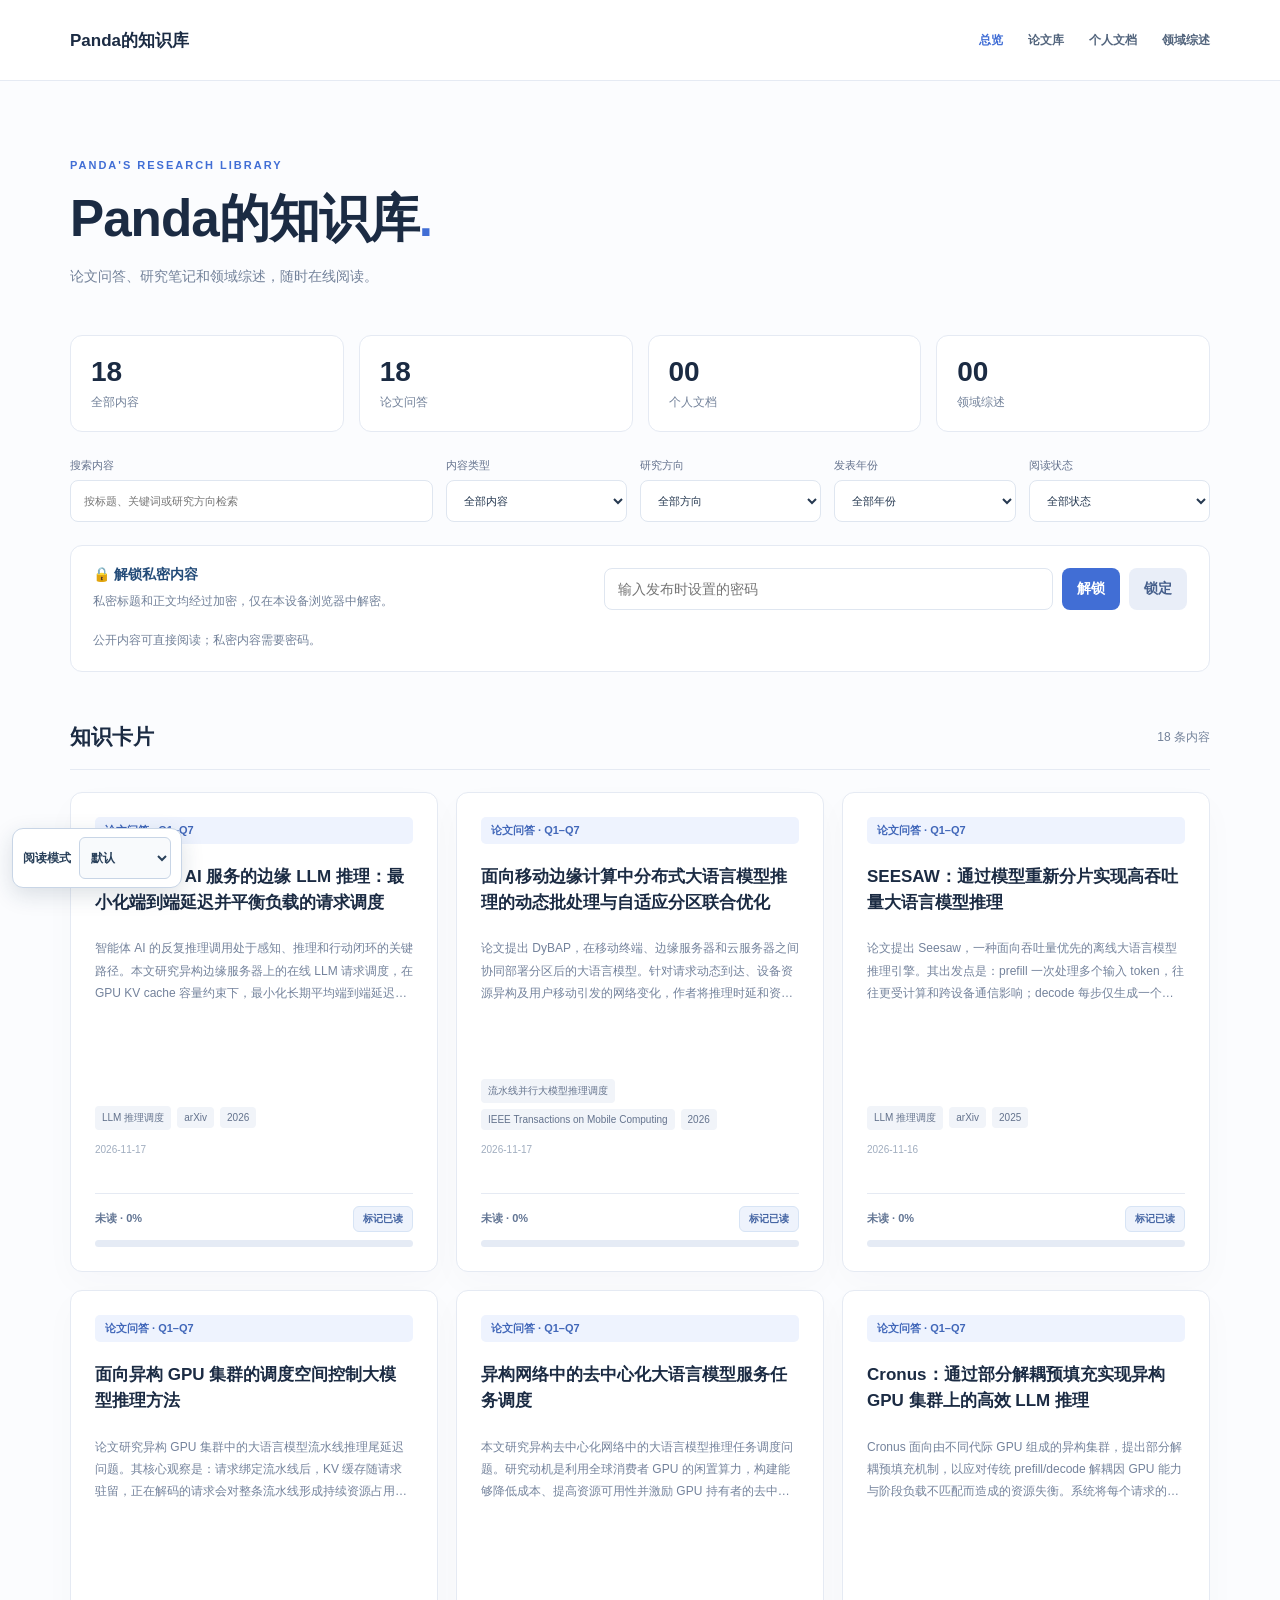
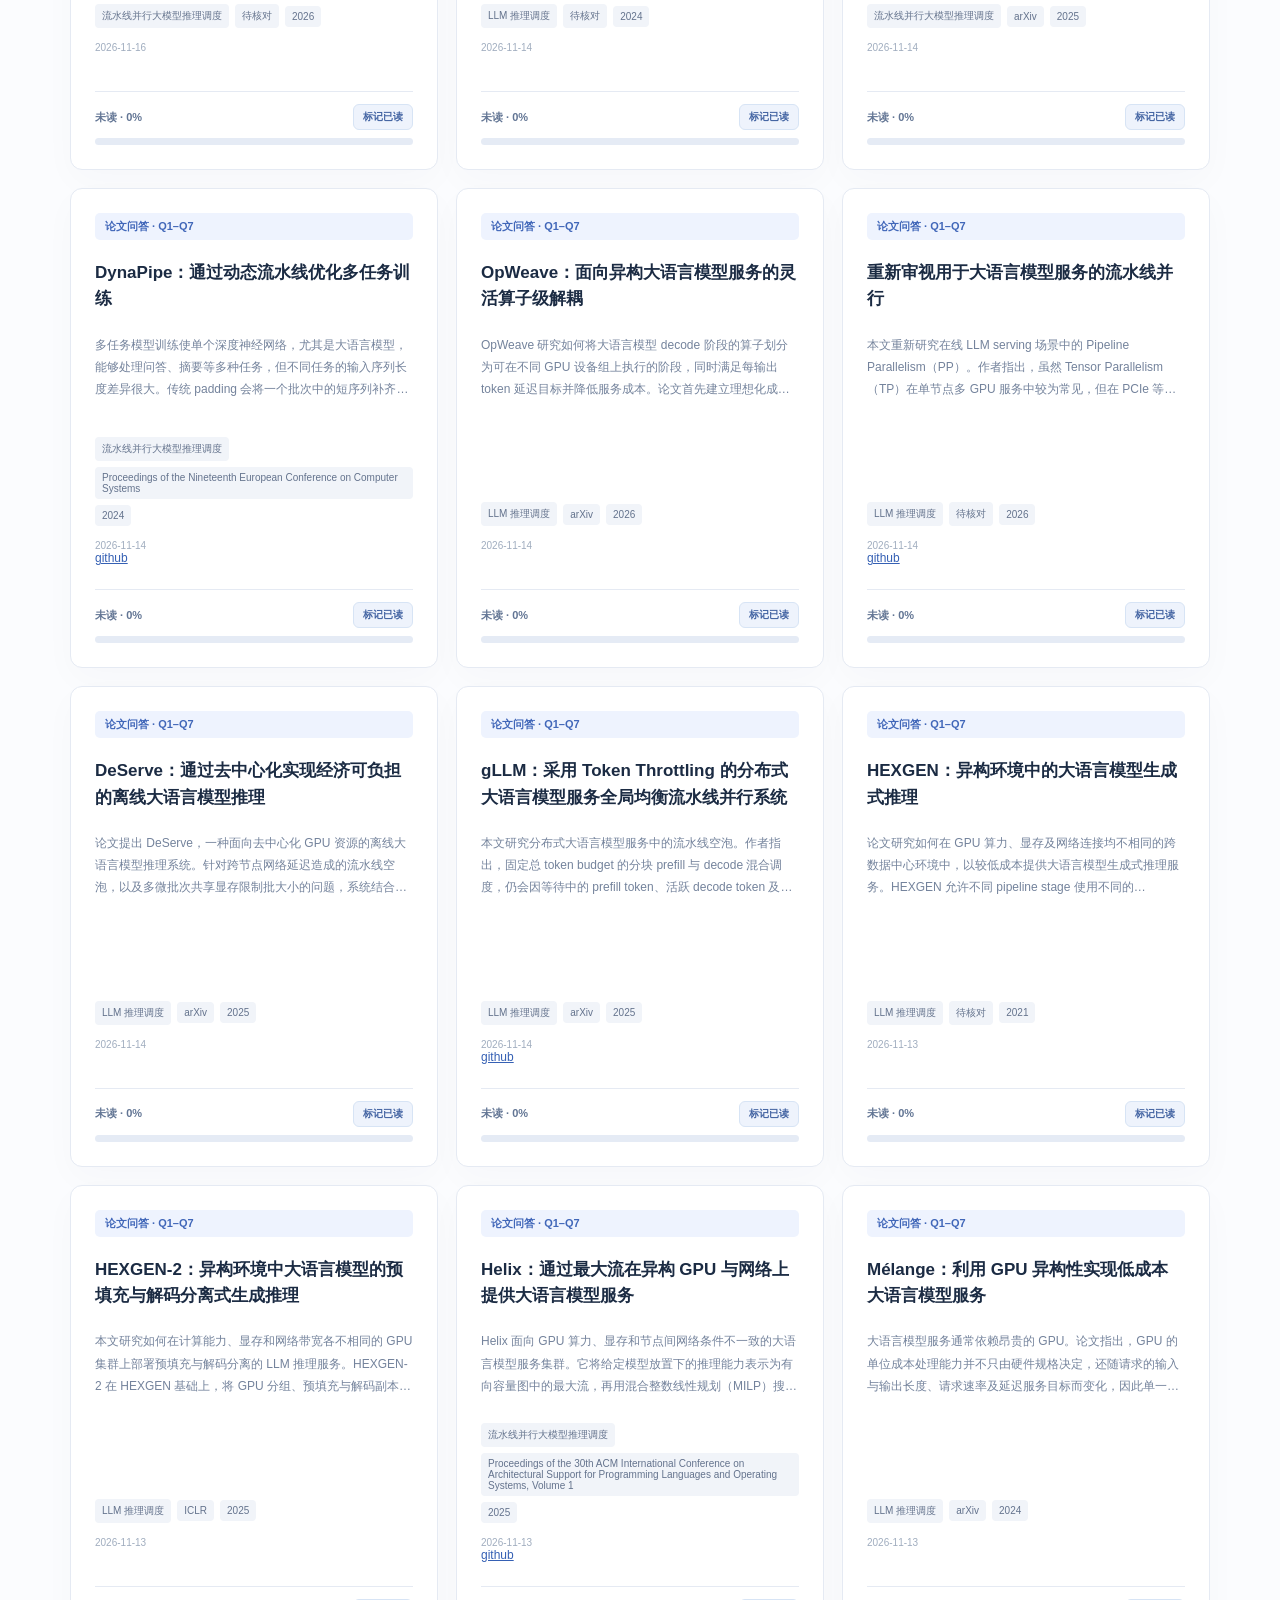
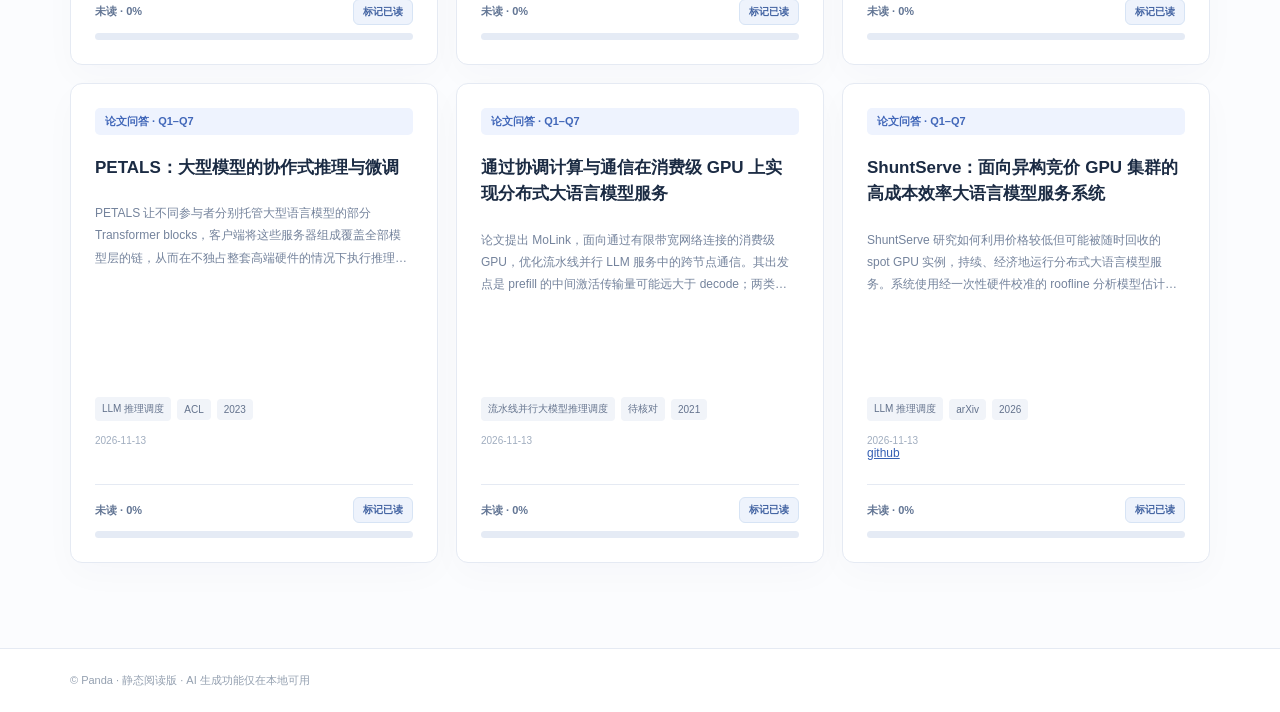
<file: index.html>
<!doctype html><html lang="zh-CN"><head><meta charset="utf-8"><meta name="viewport" content="width=device-width,initial-scale=1">
<meta name="author" content="Panda"><meta name="referrer" content="no-referrer"><meta name="description" content="Panda的知识库 · 论文问答、个人文档与领域综述">
<title>Panda的知识库</title><script src="./assets/theme.js"></script><link rel="stylesheet" href="./assets/pages.css">
<script defer src="./assets/reading-progress.js"></script><script defer src="./assets/pages.js"></script></head>
<body data-view="home"><header class="topbar"><div class="shell topbar-inner"><a class="brand" href="./index.html"><b>Panda的知识库</b></a><nav class="nav"><a href="./index.html" class="active">总览</a><a href="./index.html?type=paper">论文库</a><a href="./index.html?type=note">个人文档</a><a href="./index.html?type=review">领域综述</a></nav></div></header>
<main class="shell"><div class="intro"><p class="overline">PANDA'S RESEARCH LIBRARY</p><h1>Panda的知识库<span class="dot">.</span></h1><p>论文问答、研究笔记和领域综述，随时在线阅读。</p></div>
<div id="stats" class="stats" aria-label="知识库数量"></div>
<div class="toolbar"><label>搜索内容<input id="search" placeholder="按标题、关键词或研究方向检索" autocomplete="off"></label><label>内容类型<select id="kind"><option value="">全部内容</option><option value="paper">论文问答</option><option value="note">个人文档</option><option value="review">领域综述</option></select></label><label>研究方向<select id="topic"><option value="">全部方向</option></select></label><label>发表年份<select id="year"><option value="">全部年份</option></select></label><label>阅读状态<select id="read-state"><option value="">全部状态</option><option value="unread">未读</option><option value="reading">阅读中</option><option value="done">已读</option></select></label></div>
<section class="unlock" aria-label="私密阅读"><div><strong>🔒 解锁私密内容</strong><p>私密标题和正文均经过加密，仅在本设备浏览器中解密。</p></div><form id="unlock-form"><input id="password" type="password" placeholder="输入发布时设置的密码" autocomplete="current-password" required><button type="submit">解锁</button><button type="button" id="lock" class="secondary">锁定</button></form><p id="unlock-message" class="message" aria-live="polite"></p></section>
<div class="section-heading"><h2 id="list-title">知识卡片</h2><span id="show-count"></span></div><section id="cards" class="cards" aria-live="polite"><p>正在加载目录…</p></section>
</main><footer class="footer"><div class="shell">© Panda · 静态阅读版 · AI 生成功能仅在本地可用</div></footer></body></html>
</file>
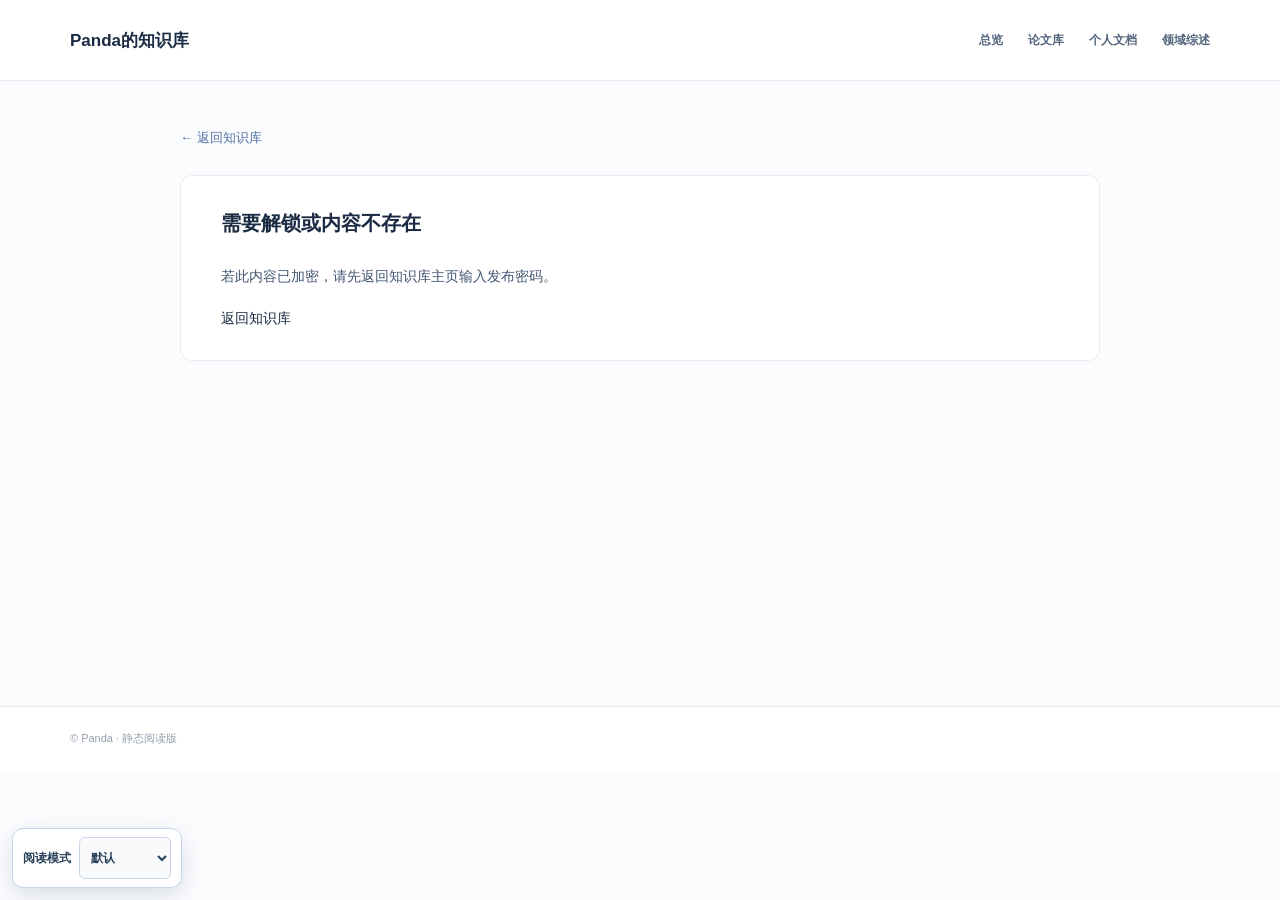
<file: read.html>
<!doctype html><html lang="zh-CN"><head><meta charset="utf-8"><meta name="viewport" content="width=device-width,initial-scale=1">
<meta name="author" content="Panda"><meta name="referrer" content="no-referrer"><title>内容阅读 | Panda的知识库</title>
<script src="./assets/theme.js"></script><link rel="stylesheet" href="./assets/pages.css">
<script defer src="./assets/reading-progress.js"></script><script defer src="./assets/pages.js"></script></head>
<body data-view="read"><header class="topbar"><div class="shell topbar-inner"><a class="brand" href="./index.html"><b>Panda的知识库</b></a><nav class="nav"><a href="./index.html">总览</a><a href="./index.html?type=paper">论文库</a><a href="./index.html?type=note">个人文档</a><a href="./index.html?type=review">领域综述</a></nav></div></header>
<main class="shell reading"><p class="back"><a href="./index.html">← 返回知识库</a></p><div id="article"><p class="muted">正在载入内容…</p></div></main><footer class="footer"><div class="shell">© Panda · 静态阅读版</div></footer></body></html>
</file>
<file: assets/pages.css>
:root{--ink:#1b2b43;--muted:#73829a;--blue:#416ed5;--light:#f5f7fc;--line:#e5eaf3}
*{box-sizing:border-box}html{scroll-behavior:smooth}body{margin:0;color:var(--ink);font-family:Inter,-apple-system,BlinkMacSystemFont,"Microsoft YaHei","PingFang SC",sans-serif;background:#fbfcfe;font-size:14px}button,input,select{font:inherit}button{cursor:pointer}a{color:inherit;text-decoration:none}.shell{width:min(1140px,calc(100% - 50px));margin:0 auto}.topbar{background:#fff;border-bottom:1px solid var(--line)}.topbar-inner{display:flex;align-items:center;justify-content:space-between;min-height:80px;gap:20px}.brand{display:inline-flex;align-items:center;gap:10px;white-space:nowrap;font-size:17px}.nav{display:flex;gap:25px;flex-wrap:wrap;font-size:12px;font-weight:650;color:#53657d}.nav .active,.nav a:hover{color:var(--blue)}.intro{padding:67px 0 35px}.overline{font-size:11px;font-weight:800;color:var(--blue);letter-spacing:2px}.intro h1{font-size:clamp(30px,4vw,52px);margin:14px 0;font-weight:800;letter-spacing:-1px}.dot{color:var(--blue)}.intro>p:last-child{font-size:14px;color:var(--muted)}.stats{display:flex;gap:15px;margin-bottom:26px}.stat{background:white;border:1px solid var(--line);padding:20px;flex:1;border-radius:12px}.stat b{display:block;font-size:28px}.stat span{display:block;color:var(--muted);font-size:12px;margin-top:6px}.toolbar{display:flex;gap:13px;flex-wrap:wrap;align-items:end}.toolbar label{color:#65738e;font-size:11px;display:grid;gap:7px;min-width:140px;flex:1}.toolbar label:first-child{flex:2;min-width:250px}input,select{background:#fff;border:1px solid #dfe6f0;border-radius:8px;padding:12px 13px;min-height:42px;color:#263951;width:100%}input:focus,select:focus{outline:2px solid #a7beed;outline-offset:0}.unlock{margin:23px 0 34px;padding:20px 22px;background:#fff;border:1px solid var(--line);border-radius:12px;display:grid;grid-template-columns:1fr 1.2fr;gap:12px 25px}.unlock strong{color:#244c79}.unlock p{font-size:12px;line-height:1.7;color:var(--muted);margin:7px 0 0}.unlock form{display:flex;align-items:center;gap:9px}.unlock form input{min-width:160px}.unlock button,.pdf-button{color:#fff;background:var(--blue);border:0;border-radius:8px;padding:12px 15px;white-space:nowrap;font-weight:700}.unlock button.secondary{background:#e9eef8;color:#47608c}.message{grid-column:1/-1;min-height:16px;font-size:12px}.section-heading{display:flex;justify-content:space-between;align-items:center;border-bottom:1px solid var(--line);margin-bottom:22px}.section-heading h2{font-size:21px}.section-heading>span{color:var(--muted);font-size:12px}.cards{display:grid;grid-template-columns:repeat(3,minmax(0,1fr));gap:18px;min-height:160px}.card{position:relative;background:#fff;border:1px solid var(--line);border-radius:12px;min-height:265px;display:flex;flex-direction:column;padding:24px;box-shadow:0 12px 35px rgba(26,51,90,.025)}.card:hover{border-color:#bed0ed}.card-link{display:block;flex:1}.badge{display:inline-block;background:#eef3fe;color:#4167b9;padding:6px 10px;font-size:11px;border-radius:5px;font-weight:800}.badge.note{background:#eaf8f2;color:#21846c}.badge.review{background:#f5efff;color:#7762a3}.card h3{font-size:17px;line-height:1.55;margin:20px 0 9px}.excerpt{font-size:12px;line-height:1.85;color:#74839c;display:-webkit-box;-webkit-line-clamp:3;-webkit-box-orient:vertical;overflow:hidden}.tags{display:flex;flex-wrap:wrap;gap:6px;align-items:center;margin-top:14px}.tag{font-size:10px;border-radius:4px;background:#f1f4f9;color:#64738d;padding:5px 7px}.date{font-size:10px;color:#a0adbf;margin-top:14px}.github{position:relative;color:#3560b4;text-decoration:underline;font-size:12px;align-self:flex-start;margin-top:10px}.footer{border-top:1px solid var(--line);margin-top:85px;background:#fff;padding:24px 0;color:#94a0b0;font-size:11px}.reading{max-width:920px;padding-top:35px;min-height:60vh}.back{font-size:13px;color:#5371a5;margin-bottom:28px}.article-hero{background:white;border:1px solid var(--line);border-radius:12px;padding:36px 42px;margin-bottom:18px}.article-hero h1{font-size:clamp(23px,3vw,35px);line-height:1.5;margin:16px 0}.article-hero p{color:#71809a;line-height:1.9}.article-section{padding:32px 40px;background:#fff;border:1px solid var(--line);border-radius:12px;margin:18px 0}.article-section h2{font-size:20px;margin:0 0 23px;line-height:1.55}.article-section h3{font-size:16px;margin:28px 0 13px}.article-section p,.article-section li,.article-section blockquote{font-size:14px;line-height:2.05;white-space:pre-wrap;color:#425572;overflow-wrap:anywhere}.article-section p{margin:0 0 19px}.article-section strong{color:#24456d}.article-section blockquote{background:#f7f9fe;border-left:3px solid #9ab0e6;padding:12px 19px;margin:14px 0}.article-section pre{background:#f5f7fc;border:1px solid var(--line);border-radius:8px;padding:18px;white-space:pre-wrap;overflow-wrap:anywhere;font-size:12px;line-height:1.9}.evidence{border-top:1px dashed #dce5f2;color:#7989a1;font-size:12px;margin-top:21px;padding-top:15px;line-height:1.8}.source{border-bottom:1px solid #eef2f7;padding:11px 0;font-size:12px}.empty{grid-column:1/-1;padding:38px;background:#fff;border:1px dashed #dbe3f1;border-radius:12px;color:#7d8da6}.pdf-button{display:inline-block;font-size:12px;margin-top:13px}.muted{color:var(--muted)}@media(max-width:850px){.cards{grid-template-columns:repeat(2,minmax(0,1fr))}.unlock{grid-template-columns:1fr}.topbar-inner{align-items:flex-start;flex-direction:column;padding:15px 0}.stats{flex-wrap:wrap}.stat{flex:1 1 40%}}@media(max-width:530px){.shell{width:calc(100% - 28px)}.cards{grid-template-columns:1fr}.stats{gap:7px}.stat{padding:13px}.toolbar{display:grid}.intro{padding:40px 0 26px}.unlock{padding:17px}.unlock form{flex-wrap:wrap}.unlock form input{flex:1 1 100%}.article-hero,.article-section{padding:22px 21px}.nav{gap:12px}}


/* V15: universal reading modes (local app and exported static reader). */
.panda-theme-switcher {
  position:fixed;left:max(12px,env(safe-area-inset-left));bottom:max(12px,env(safe-area-inset-bottom));
  z-index:1600;display:flex;align-items:center;gap:8px;border:1px solid #c8d5e6;
  border-radius:11px;background:#fff;color:#29405a;padding:8px 10px;
  box-shadow:0 7px 22px #1e365026;font:600 12px/1.35 system-ui,"Microsoft YaHei",sans-serif;
}
.panda-theme-switcher label {white-space:nowrap;cursor:pointer;}
.panda-theme-switcher select {min-width:92px;cursor:pointer;background:#f8fafc;color:#29405a;
  border:1px solid #c8d5e6;border-radius:6px;padding:6px 7px;font:inherit;}
.panda-theme-switcher select:focus-visible {outline:2px solid #759de8;outline-offset:2px;}
html[data-theme="warm"] {color-scheme:light;--ink:#4f4231;--body:#675845;--blue:#815d35;--blue-dark:#724a2b;--muted:#877660;--line:#e0d2b8;--soft:#f9f0e0;--white:#fff7e7;}
html[data-theme="night"] {color-scheme:dark;--ink:#e2eaf0;--body:#bbcad2;--blue:#a9c6ff;--blue-dark:#a9c6ff;--muted:#9eb0bf;--line:#384c58;--soft:#22323c;--white:#202d36;}
html[data-theme="warm"] .panda-theme-switcher {background:#fff6e6;color:#584630;border-color:#cdbb9e;}
html[data-theme="warm"] .panda-theme-switcher select {background:#f5e8d2;color:#584630;border-color:#cdbb9e;}
html[data-theme="night"] .panda-theme-switcher {background:#263943;color:#e5ebf1;border-color:#526875;box-shadow:0 8px 30px #070e15a8;}
html[data-theme="night"] .panda-theme-switcher select {background:#172832;color:#e8eff4;border-color:#526875;}
@media(max-width:480px){.panda-theme-switcher{padding:5px 7px;gap:5px;font-size:11px}.panda-theme-switcher select{min-width:84px;padding:5px;}}

html[data-theme="warm"] body {background:#f5ecdc!important;color:#514430!important;}
html[data-theme="night"] body {background:#151f27!important;color:#dfebef!important;}
html[data-theme="warm"] :is(.topbar,.footer,.card,.unlock,.article-hero,.article-section,.stat,.toolbar,.intro,.empty,.pdf-button) {background:#fff8e9!important;border-color:#decdb2!important;}
html[data-theme="night"] :is(.topbar,.footer,.card,.unlock,.article-hero,.article-section,.stat,.toolbar,.intro,.empty,.pdf-button) {background:#202e38!important;border-color:#3c5261!important;}
html[data-theme="warm"] :is(.badge,.tag,.card .tag,.article-section blockquote,.article-section pre,.source,.message) {background:#f9eedb!important;border-color:#dbccb4!important;}
html[data-theme="night"] :is(.badge,.tag,.card .tag,.article-section blockquote,.article-section pre,.source,.message) {background:#273b46!important;border-color:#476071!important;}
html[data-theme="warm"] :is(h1,h2,h3,.brand,.article-hero h1,.article-section h2,.card h3,.stat b,.unlock strong) {color:#4e3d2b!important;}
html[data-theme="night"] :is(h1,h2,h3,.brand,.article-hero h1,.article-section h2,.card h3,.stat b,.unlock strong) {color:#e9f0f4!important;}
html[data-theme="warm"] :is(p,li,.article-section p,.article-section li,.article-section blockquote,.article-hero p,.excerpt,.intro p,.footer,.article-section .evidence,.source) {color:#695640!important;}
html[data-theme="night"] :is(p,li,.article-section p,.article-section li,.article-section blockquote,.article-hero p,.excerpt,.intro p,.footer,.article-section .evidence,.source) {color:#c1ced6!important;}
html[data-theme="warm"] :is(.article-section strong,.source a,.github,.card .github) {color:#775027!important;}
html[data-theme="night"] :is(.article-section strong,.source a,.github,.card .github) {color:#bcd2ff!important;}
html[data-theme="warm"] :is(input,select,button,.toolbar select,.unlock input,.unlock button) {background:#fff9ee!important;color:#523f2b!important;border-color:#d5c3a6!important;}
html[data-theme="night"] :is(input,select,button,.toolbar select,.unlock input,.unlock button) {background:#1b2a34!important;color:#e1eaf2!important;border-color:#4c626f!important;}
html[data-theme="warm"] :is(input,textarea)::placeholder {color:#9b8a70!important;}
html[data-theme="night"] :is(input,textarea)::placeholder {color:#8ba3b3!important;}
html[data-theme="night"] ::selection {background:#9a7841!important;color:#fff4e5!important;}
html[data-theme="warm"] ::selection {background:#e0b96a!important;color:#4b341c!important;}

/* V16 · browser-local reading progress on static GitHub Pages. */
.panda-card-progress {margin-top:14px;padding-top:12px;border-top:1px solid var(--line);}
.panda-card-progress-line {display:flex;justify-content:space-between;align-items:center;gap:8px;margin-bottom:8px;}
.panda-card-progress-label {font-weight:700;font-size:11px;color:#627594;}
.panda-card-progress-action {background:#eef3fc;border:1px solid #d7e4f5;color:#4263a2;border-radius:6px;padding:5px 9px;font-size:10px;font-weight:700;}
.panda-progress-track {height:7px;border-radius:20px;background:#e5ebf5;overflow:hidden;}
.panda-progress-fill {height:100%;width:0%;background:#567dda;border-radius:20px;transition:width .25s ease;}
.panda-card-progress[data-read-status=done] .panda-progress-fill {background:#289578;}
.panda-card-progress[data-read-status=done] .panda-card-progress-label {color:#278469;}
.panda-reading-toolbar {display:flex;justify-content:space-between;align-items:center;gap:14px;padding:16px 18px;border:1px solid var(--line);border-radius:9px;background:#f7f9fd;margin:14px 0 22px;}
.panda-reading-toolbar-info {display:flex;gap:12px;align-items:center;flex-wrap:wrap;font-size:12px;}
.panda-reading-toolbar-status {font-weight:700;color:#5174ab;}
.panda-reading-toolbar-actions {display:flex;gap:8px;flex-wrap:wrap;}
.panda-reading-toolbar-actions button {width:auto;min-height:auto;background:#fff;color:#3f63a2;border:1px solid #d6e0f2;border-radius:6px;padding:7px 10px;font-size:11px;}
.panda-reading-toolbar-actions button:disabled {opacity:.55;cursor:default;}
.panda-reading-toolbar[data-read-status=done] {background:#f0faf5;}
html[data-theme=warm] .panda-reading-toolbar,html[data-theme=warm] .panda-card-progress-action{background:#fff1d8;color:#6b4d2e;border-color:#d1b99a;}
html[data-theme=night] .panda-reading-toolbar,html[data-theme=night] .panda-card-progress-action{background:#283a46;color:#d6e5f2;border-color:#4c6271;}
html[data-theme=night] .panda-progress-track {background:#3d5261;}
html[data-theme=night] .panda-card-progress-label,html[data-theme=night] .panda-reading-toolbar-status {color:#c5d5e3;}
@media(max-width:600px){.panda-reading-toolbar{flex-wrap:wrap;}.panda-reading-toolbar-actions{width:100%;}}

/* V17 · aligned public card footers regardless of title length and GitHub URL. */
.cards {align-items:stretch;grid-auto-rows:1fr;}
.cards>.card {height:100%;min-width:0;display:flex;flex-direction:column;}
.cards .card-link {display:flex;flex-direction:column;flex:1 1 auto;min-height:0;}
.cards .tags {margin-top:auto;padding-top:14px;}
.cards .card-external {height:38px;min-height:38px;display:flex;align-items:center;flex-shrink:0;}
.cards .card-external .github {margin:0;}
.cards .panda-card-progress {margin-top:0;}
.cards .tag {max-width:100%;overflow:hidden;text-overflow:ellipsis;overflow-wrap:anywhere;}
@media(max-width:530px){.cards{grid-auto-rows:auto;}}
</file>
